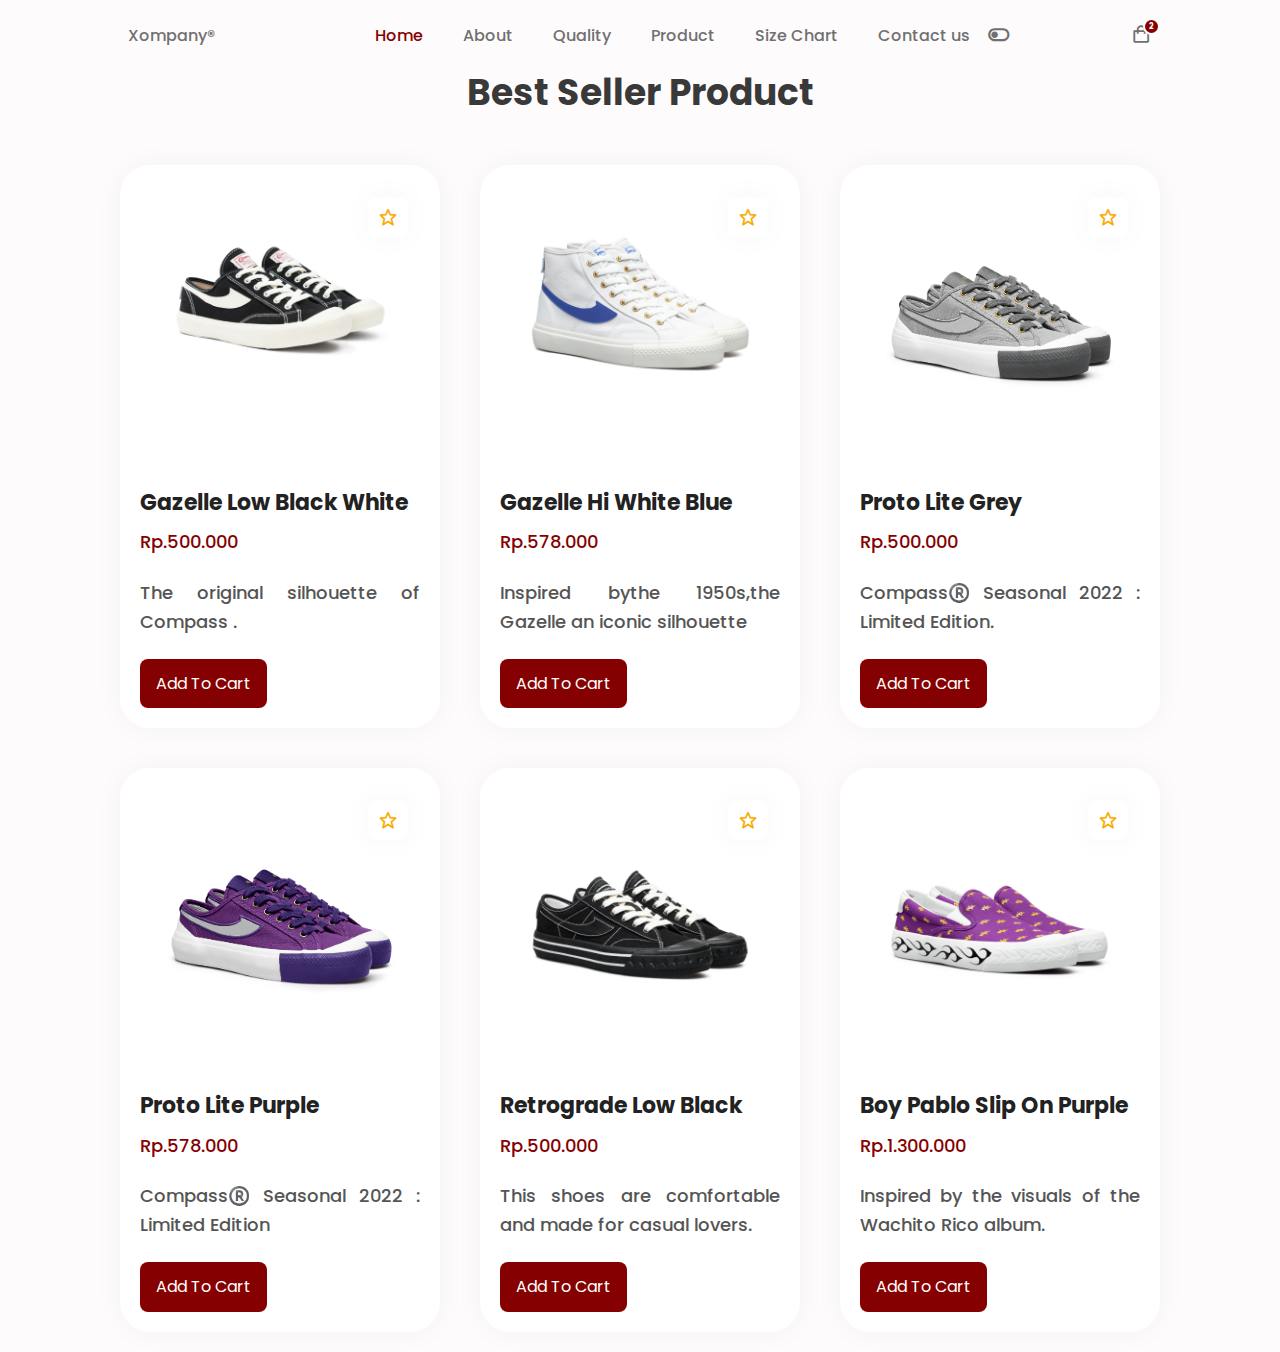
<file: producthalaman.html>
<!DOCTYPE html>
<html lang="en">
<head>
    <meta charset="UTF-8">
    <meta http-equiv="X-UA-Compatible" content="IE=edge">
    <meta name="viewport" content="width=device-width, initial-scale=1.0">
      <!--========== BOX ICONS ==========-->
      <link href='https://cdn.jsdelivr.net/npm/boxicons@2.0.5/css/boxicons.min.css' rel='stylesheet'>

      <!--========== CSS ==========-->
      <link rel="stylesheet" href="assets/css/styles.css">
      
      <!--========== CSS SLICK ==========-->
      <link rel="stylesheet" type="text/css" href="assets/css/slick.css"/>
      <link rel="stylesheet" type="text/css" href="assets/css/slick-theme.css"/>
    <title>Xompany</title>
</head>
<body>
     <!--========== SCROLL TOP ==========-->
     <a href="#" class="scrolltop" id="scroll-top">
        <i class='bx bx-chevron-up scrolltop__icon'></i>
    </a>

    <!--========== HEADER ==========-->
    <header class="l-header" id="header">
        <nav class="nav bd-container">
            <div class="nav__toggle" id="nav-toggle">
                <i class='bx bx-menu'></i>
            </div>

            <a href="index.html" class="nav__logo">Xompany®</a>

            <div class="nav__menu" id="nav-menu">
                <ul class="nav__list">
                    <li class="nav__item"><a href="index.html" class="nav__link active-link">Home</a></li>
                    <li class="nav__item"><a href="index.html" class="nav__link">About</a></li>
                    <li class="nav__item"><a href="index.html" class="nav__link">Quality</a></li>
                    <li class="nav__item"><a href="producthalaman.html" class="nav__link">Product</a></li>
                    <li class="nav__item"><a href="index.html" class="nav__link">Size Chart</a></li>
                    <li class="nav__item"><a href="index.html" class="nav__link">Contact us</a></li>

                    <li><i class='bx bx-toggle-left change-theme' id="theme-button"></i></li>
                </ul>
            </div>                
   
            <div class="nav__shop">
                <a href="#" class="nav__icon">
                    <i class='bx bx-shopping-bag'></i>
                    <span>2</span>
                </a>
                
                <div class="nav__shop-content">
                    
                    <div class="title_shop">
                        <span>Keranjang Belanja</span>
                        <h2 class="section-title"></h2>
                    </div>
            


            
        </nav>
    </header>
    <section class="halaman" id="halaman">
        <span class="section-subtitle">HOT </span>
        <h2 class="section-title">Best Seller Product</h2>
        <div class="halaman__container"></div>
    </div>
    
    
        <div class="container">
        
            <div class="card">
                <div class="card-image">
                    <img src="assets/img/compas.jpg" alt="...">
                    <i class="bx bx-star"></i>
                </div>
                <div class="card-content">
                    <h3>Gazelle Low Black White</h3>
                    <h2>Rp.500.000</h2>
                    <p>The original silhouette of Compass .</p>
                    <a href="product3.html" class="button">Add To Cart</a>
                       
                    
                </div>
            </div> 
            
            <div class="card">
                <div class="card-image">
                    <img src="assets/img/compas2.jpg" alt="...">
                    <i class="bx bx-star"></i>
                </div>
                <div class="card-content">
                    <h3>Gazelle Hi White Blue</h3>
                    <h2>Rp.578.000</h2>
                    <p>Inspired bythe 1950s,the Gazelle an iconic silhouette</p>
                    <a href="gazele.html" class="button">Add To Cart</a>
                </div>
            </div>
        
            <div class="card">
                <div class="card-image">
                    <img src="assets/img/grey.png" alt="...">
                    <i class="bx bx-star"></i>
                </div>
                <div class="card-content">
                    <h3>Proto Lite Grey</h3>
                    <h2>Rp.500.000</h2>
                    <p>Compass®️ Seasonal 2022 : Limited Edition.</p>
                    <a href="Proto.html" class="button">Add To Cart</a>
                </div>
            </div>
        
            <div class="card">
                <div class="card-image">
                    <img src="assets/img/ungu.png" alt="...">
                    <i class="bx bx-star"></i>
                </div>
                <div class="card-content">
                    <h3>Proto Lite Purple</h3>
                    <h2>Rp.578.000</h2>
                    <p>Compass®️ Seasonal 2022 : Limited Edition</p>
                    <a href="protopurple.html" class="button">Add To Cart</a>
                </div>
            </div>
    
            <div class="card">
                <div class="card-image">
                    <img src="assets/img/compas black.jpg" alt="...">
                    <i class="bx bx-star"></i>
                </div>
                <div class="card-content">
                    <h3>Retrograde Low  Black</h3>
                    <h2>Rp.500.000</h2>
                    <p>This shoes are comfortable and made for casual lovers.</p>
                    <a href="black.html" class="button">Add To Cart</a>
                </div>
            </div>

            <div class="card">
                <div class="card-image">
                    <img src="assets/img/compas slip.png" alt="...">
                    <i class="bx bx-star"></i>
                </div>
                <div class="card-content">
                    <h3>Boy Pablo Slip On Purple</h3>
                    <h2>Rp.1.300.000</h2>
                    <p>Inspired by the visuals of the Wachito Rico album.</p>
                    <a href="boy.html" class="button">Add To Cart</a>
                </div>
            </div>
           
               
    </section>
    

</body>
</html>
</file>
<file: assets/css/styles.css>
/*===== GOOGLE FONTS =====*/
@import url("https://fonts.googleapis.com/css2?family=Poppins:wght@400;500;600&display=swap");

/*===== VARIABLES CSS =====*/
:root {
  --header-height: 3rem;

  /*========== Colors ==========*/
  --first-color: #850000;
  --first-color-alt: #021a47;
  --title-color: #393939;
  --text-color: #707070;
  --text-color-light: #A6A6A6;
  --body-color: #fefbfd;
  --container-color: #FFFFFF;

  /*========== Font and typography ==========*/
  --body-font: 'Poppins', sans-serif;
  --biggest-font-size: 2.25rem;
  --h1-font-size: 1.5rem;
  --h2-font-size: 1.25rem;
  --h3-font-size: 1rem;
  --normal-font-size: .938rem;
  --small-font-size: .813rem;
  --smaller-font-size: .75rem;
  --smallest-font-size: .57rem;

  /*========== Font weight ==========*/
  --font-medium: 500;
  --font-semi-bold: 600;

  /*========== Margenes ==========*/
  --mb-1: .5rem;
  --mb-2: 1rem;
  --mb-3: 1.5rem;
  --mb-4: 2rem;
  --mb-5: 2.5rem;
  --mb-6: 3rem;

  /*========== z index ==========*/
  --z-tooltip: 10;
  --z-fixed: 100;
}

@media screen and (min-width: 768px){
  :root{
    --biggest-font-size: 4rem;
    --h1-font-size: 2.25rem;
    --h2-font-size: 1.5rem;
    --h3-font-size: 1.25rem;
    --normal-font-size: 1rem;
    --small-font-size: .875rem;
    --smaller-font-size: .813rem;
  }
}

/*========== BASE ==========*/
*,::before,::after{
  box-sizing: border-box;
}

html{
  scroll-behavior: smooth;
}

/*========== Variables Dark theme ==========*/
body.dark-theme{
  --title-color: #F1F3F2;
  --text-color: #C7D1CC;
  --body-color: #0f0e20;
  --container-color: #21233b;
}

/*========== Button Dark/Light ==========*/
.change-theme{
  position: absolute;
  right: 1.5rem;
  top: 2.2rem;
  display: flex;
  color: var(--text-color);
  font-size: 1.6rem;
  cursor: pointer;
}

body{
  margin: var(--header-height) 0 0 0;
  font-family: var(--body-font);
  font-size: var(--normal-font-size);
  background-color: var(--body-color);
  color: var(--text-color);
  line-height: 1.6;
}

h1,h2,h3,p,ul{
  margin: 0;
}

ul{
  padding: 0;
  list-style: none;
}

a{
  text-decoration: none;
}

img{
  max-width: 100%;
  height: auto;
}


/*========== CLASS CSS ==========*/
.section{
  padding: 4rem 0 2rem;
}

.section-title, .section-subtitle{
  text-align: center;
}

.section-title{
  font-size: var(--h1-font-size);
  color: var(--title-color);
  margin-bottom: var(--mb-3);
}

.section-subtitle{
  display: block;
  color: var(--first-color);
  font-weight: var(--font-medium);
  margin-bottom: var(--mb-1);
}

/*========== LAYOUT ==========*/
.bd-container{
  max-width: 960px;
  width: calc(100% - 2rem);
  margin-left: var(--mb-2);
  margin-right: var(--mb-2);
}

.bd-container-small{
  max-width: 960px;
  width: calc(100% - 2rem);
  margin-left: var(--mb-2);
  margin-right: var(--mb-2);
}

.bd-grid{
  display: grid;
  gap: 1.5rem;
}


.l-header{
  width: 100%;
  position: fixed;
  top: 0;
  left: 0;
  z-index: var(--z-fixed);
  background-color: var(--body-color);
}

/*========== NAV ==========*/
.nav{
  max-width: 1024px;
  height: var(--header-height);
  display: flex;
  justify-content: space-between;
  align-items: center;
}

@media screen and (max-width: 768px){
  .nav__menu{
    position: fixed;
    top: -100%;
    left: 0;
    width: 100%;
    padding: 1.5rem 0 1rem;
    text-align: center;
    background-color: var(--body-color);
    transition: .4s;
    box-shadow: 0 4px 4px rgba(0,0,0,.1);
    border-radius: 0 0 1rem 1rem;
    z-index: var(--z-fixed);
  }
}

.nav__item{
  margin-bottom: var(--mb-2);
}

.nav__link, .nav__logo, .nav__toggle, .nav__icon, .nav__icon{
  color: var(--text-color);
  font-weight: var(--font-medium);
}

.nav__logo:hover{
  color: var(--first-color);
}

.nav__link{
  transition: .3s;
}

.nav__link:hover{
  color: var(--first-color);
}

.nav__toggle, .nav__icon{
  font-size: 1.3rem;
  cursor: pointer;
}

.nav__icon{
  font-size: 1.3rem;
  cursor: pointer;
}

/* Show menu */
.show-menu{
  top: var(--header-height);
}

/* Active menu */
.active-link{
  color: var(--first-color);
}

/* Change background header */
.scroll-header{
  box-shadow: 0 2px 4px rgba(0,0,0,.1);
}


/* Scroll top */
.scrolltop{
  position: fixed;
  right: 1rem;
  bottom: -20%;
  display: flex;
  justify-content: center;
  align-items: center;
  padding: .3rem;
  background: var(--first-color);
  border-radius: .4rem;
  z-index: var(--z-tooltip);
  transition: .4s;
  visibility: hidden;
}

.scrolltop:hover{
  background-color: #1f2e4d;
}

.scrolltop__icon{
  font-size: 1.8rem;
  color: var(--body-color);
}


/* Show scrolltop */
.show-scroll{
  visibility: visible;
  bottom: 1.5rem;
}

/*========== HOME ==========*/
.home__container{
  height: calc(100vh - var(--header-height));
  align-content: center;
}

.home__title{
  font-size: var(--biggest-font-size);
  color: var(--first-color);
  margin-bottom: var(--mb-1);
}

.home__subtitle{
  font-size: var(--h2-font-size);
  color: var(--title-color);
  margin-bottom: var(--mb-4);
}

.home__img{
  width: 300px;
  justify-self: center;
}

/*========== BUTTONS ==========*/
.button{
  display: inline-block;
  background-color: var(--first-color);
  color: #FFF;
  padding: .75rem 1rem;
  border-radius: .5rem;
  transition: .3s;
}

.button:hover{
  background-color: var(--first-color-alt);
}

/*========== SLIDESHOW ==========*/
* {box-sizing:border-box}

/* Slideshow container */
.slideshow-container {
  max-width: 1000px;
  height: auto;
  position: relative;
  margin: auto;
}

/* Hide the images by default */
.mySlides {
  display: none;
}

/* Next & previous buttons */
.prev, .next {
  cursor: pointer;
  position: absolute;
  top: 75%;
  width: auto;
  margin-top: -22px;
  padding: 16px;
  color: var(--first-color);
  font-weight: bold;
  font-size: 13px;
  transition: 0.6s ease;
  border-radius: 0 3px 3px 0;
  user-select: none;
}

/* Position the "next button" to the right */
.next {
  right: 0;
  border-radius: 3px 0 0 3px;
}

/* On hover, add a black background color with a little bit see-through */
.prev:hover, .next:hover {
  background-color:var(--first-color);
  color: white;
}

/* Number text (1/3 etc) */
.numbertext {
  color: #f2f2f2;
  font-size: 12px;
  padding: 8px 12px;
  position: absolute;
  top: 0;
}

/* The dots/bullets/indicators */


.dots {
  cursor: pointer;
  height: 8px;
  width: 8px;
  margin: 0 2px;
  background-color: #bbb;
  border-radius: 50%;
  display: inline-block;
  transition: background-color 0.6s ease;
}

.active, .dots:hover {
  background-color: #717171;
}

/* Fading animation */
.fade {
  -webkit-animation-name: fade;
  -webkit-animation-duration: 1.5s;
  animation-name: fade;
  animation-duration: 1.5s;
}

@-webkit-keyframes fade {
  from {opacity: .4}
  to {opacity: 1}
}

@keyframes fade {
  from {opacity: .4}
  to {opacity: 1}
}


/*========== ABOUT ==========*/
.about__data{
  text-align: center;
}

.about__description{
  margin-bottom: var(--mb-3);
}

.about__img{
  width: 280px;
  border-radius: .5rem;
  justify-self: center;
}

/*========== DETAIL ==========*/
.detail__data{
  text-align: initial;
}

.detail__description{
  margin-bottom: var(--mb-3); 
}

.detail__description b{
  font-weight: var(--font-semi-bold);
}

.detail__img{
 min-width: 7rem;
}

.product-pic-zoom {
  margin-bottom: 10px;
  position: relative;
  z-index: 1;
}

.product-pic-zoom img {
  width: auto;
  border-radius: .5rem;
  justify-self: center;
}

.product-thumbs{
  margin-left: 1.5rem;
  margin-right: 1.5rem;
}

.product-thumbs .pt {
  cursor: pointer;
  position: relative;
  border-radius: .2rem;
}

.product-thumbs .pt img {
  border-radius: .2rem;
}

.product-thumbs .pt.active:after {
  position: absolute;
  content: "";
  width: 100%;
  height: 100%;
  left: 0;
  top: 0;
  border: 1px solid var(--text-color);
  z-index: 1;
  border-radius: .2rem;
}

.price_detail b {
  font-size: var(--h3-font-size);
  color: var(--title-color);
  margin-bottom: var(--mb-3);
}


/*========== SERVICES ==========*/
.services__container{
  row-gap: 2.5rem;
  grid-template-columns: repeat(auto-fit, minmax(220px, 1fr));
}

.services__content{
  text-align: center;
}

.services__img{
  width: 170px;
  border-radius: .4rem;
  margin-bottom: var(--mb-2);
}

.services__title{
  font-size: var(--h3-font-size);
  color: var(--title-color);
  margin-bottom: var(--mb-1);
}

.services__description{
  padding: 0 1.5rem;
}
/*========HALALAMAN========*/
.halaman{
  height: calc(100vh - var(--header-height));
  align-content: center;

}
.container {
  display: flex;
}
.card {
  width: min-content;
  padding: 20px;
  margin: 0 20px;
  background: #fff;
  border-radius: 30px;
  box-shadow: 0 0 30px rgba(0, 0, 0, .04);
  transition: .4s ease;
}

.card:hover {
  transform: scale(1.05);
}

.card .card-image {
  position: relative;
  width: 280px;
  height: 280px;
  padding: 0 20px;
  text-align: center;
  background: #fff;
  border-radius: 12px;
}

.card .card-image img {
  width: 100%;
  transition: .4s ease;
}

.card:hover .card-image img {
  transform: scale(1.02)
             rotate(-3deg)
             translateX(-5px);
}

.card .card-image .bx-star {
  cursor: pointer;
  position: absolute;
  top: 12px;
  right: 12px;
  padding: 10px;
  font-size: 20px;
  color: #f7ae04;
  background: #fff;
  border-radius: 8px;
  box-shadow: 0 0 30px rgba(0, 0, 0, .04);
}

.card .card-content h3 {
  color: #222;
  font-size: 22px;
  margin-top: 20px;
}

.card .card-content p {
  color: #555;
  font-size: 18px;
  font-weight: 500;
  margin: 8px 0 22px;
  text-align: justify;
}
.card .card-content h2 {
  color: #850000;
  font-size: 18px;
  font-weight: 500;
  margin: 8px 0 22px;
  text-align: justify;
}

.card .card-content button {
  cursor: pointer;
  color: #fff;
  width: 100%;
  height: 50px;
  font-size: 22px;
  font-weight: 600;
  border-radius: 12px;
  background: linear-gradient(
      45deg, #fabd14, #eb9616
  );
}

@media (max-width: 1280px) {
  body {
      height: unset;
      padding: 30px 0;
  }

  .container {
      flex-wrap: wrap;
      justify-content: center;
  }

  .container .card {
      margin: 20px;
  }
}

/*========== PRODUCTS ==========*/
.products__container{
  grid-template-columns: repeat(2, 1fr);
  justify-content: center;
  
}

.products__content{
  position: relative;
  display: flex;
  flex-direction: column;
  background-color: var(--container-color);
  border-radius: .5rem;
  box-shadow: 0 2px 4px rgba(3, 31, 74, 0.15);

  padding: .75rem .75rem 3rem .75rem; 

}

.products__content:hover{
  
  background-color: rgba(201, 196, 196, 0.3);
  transition: .3s;
  
}

.products__img{
  width: 200px;
  display: block;
  margin-left: auto;
  margin-right: auto;
  margin-bottom: var(--mb-2);
  filter: drop-shadow(0 5px 2px rgba(80, 79, 79, 0.2));
}

.products__name, .products__preci{
  font-weight: var(--font-semi-bold);
  color: var(--title-color);
}

.products__name{
  font-size: var(--normal-font-size);
}

.products__detail, .products__preci{
  font-size: var(--small-font-size);
}
.products__preci{
  margin-bottom: var(--mb-4);
}

.products__detail{
  margin-bottom: var(--mb-1);
}

.products__button{
  position: absolute;
  bottom: 0;
  right: 0;
  display: flex;
  padding: .625rem .813rem;
  border-radius: .5rem 0 .5rem 0;
}

.products__button_detail{
  font-size: var(--smallest-font-size);
  position: absolute;
  bottom: 0;
  left: 0;
  display: flex;  
  padding: .625rem .813rem;
  border-radius: 0 .5rem 0 .5rem;
}


/*========== SLICK ==========*/
.slick_two
{
  width: 90%;
  margin: auto;
}

/*========== SIZE CHART ==========*/
.size__data{
  text-align: center;
}

.size__description{
  margin-bottom: var(--mb-5);
}

.size__img{
  width: 230px;
  justify-self: center;
}

/*========== CONTACT ==========*/
.contact__container{
  text-align: center;
}

.contact__description{
  margin-bottom: var(--mb-3);
}

/*========== FOOTER ==========*/
.footer__container{
  grid-template-columns: repeat(auto-fit, minmax(220px, 1fr));
  row-gap: 2rem;
}

.footer__logo{
  font-size: var(--h3-font-size);
  color: var(--first-color);
  font-weight: var(--font-semi-bold);
}

.footer__description{
  display: block;
  font-size: var(--small-font-size);
  margin: .25rem 0 var(--mb-3);
}

.footer__social{
  font-size: 1.5rem;
  color: var(--title-color);
  margin-right: var(--mb-2);
}

.footer__title{
  font-size: var(--h2-font-size);
  color: var(--title-color);
  margin-bottom: var(--mb-2);
}

.footer__link{
  display: inline-block;
  color: var(--text-color);
  margin-bottom: var(--mb-1);
}

.footer__link:hover{
  color: var(--first-color);
}

.footer__copy{
  text-align: center;
  font-size: var(--small-font-size);
  color: var(--text-color-light);
  margin-top: 3.5rem;
}

/*========== NAV SHOP ==========*/
/* The container <div> - needed to position the dropdown content */
.nav__shop {
  position: relative;
  display: inline-block;
}

/* Untuk lingkaran diatas icon */
.nav__shop a span {
  position: absolute;
  right: -8px;
  top: -1px;
  height: 17px;
  width: 17px;
  background: var(--first-color);
  color: var(--body-color);
  border-radius: 50%;
  font-size: 8px;
  font-weight: 700;
  text-align: center;
  line-height: 13px;
  border: 2px solid var(--body-color);
}

.nav__icon:hover{
  color: var(--first-color);
}

/* Dropdown Content (Hidden by Default) */
.nav__shop-content {
  display: none;
  position: absolute;
  right: 0;
  min-width: 100px;
  background: var(--container-color);
  box-shadow: 1px 2px 3px 0px rgba(0,0,0,0.10);
  border-radius: 6px;
  z-index: var(--z-fixed);
  float:right;
  padding: 20px;
}

.title_shop {
  border-bottom: 1px solid rgba(201, 196, 196, 0.3);
  padding-bottom: 35px;
}

.title_shop span {
  float: left;
  color: var(--text-color);
  font-size: var(--smallest-font-size); /* ======= */
  font-weight: var(--font-medium);
}
 
.item {
  padding: 15px 0 15px 0;
  display: flex;
  border-bottom:  1px solid rgba(201, 196, 196, 0.3);
}

.image_cart {
  width: 50px;
  height: 50px;
  border-radius: 6px;

  position: relative;
  padding: 4% .4% 4% .4%;
  background-color: rgba(201, 196, 196, 0.3);
  border-radius: .2rem;
  overflow: hidden;
  display: flex;
  justify-content: center;
}

.image_c {
  width: 40px;

}

.description {
  padding-top: 10px;
  margin-left: 20px;
  margin-right: 20px;
  width: 56px;
}
 
.description span {
  display: block;
  font-size: var(--smallest-font-size);
  color: var(--title-color);
  font-weight: var(--font-semi-bold);
}
 
.description span:first-child {
  margin-bottom: 5px;
}
.description span:last-child {
  font-weight: var(--font-medium);
  margin-top: 0.3px;
  color: var(--text-color);
}

.total-price {
  width: 110px;
  padding: 15px;
  text-align: center;
  font-size: var(--smallest-font-size);
  color: var(--title-color);
  font-weight: var(--font-semi-bold);
}

.delete-item {
  padding: 15px 0 15px 15px;
  vertical-align: baseline;
  text-align: center;
  font-size: var(--font-medium);
  color: var(--title-color);
  border-radius: .2rem;
}

.delete-item:hover {
  color: var(--first-color);
}

.total-all {
  padding: 15px 44px 35px 0;
}

.total-all span:first-child {
  float: left;
  color: var(--text-color);
  font-size: var(--smallest-font-size);
  font-weight: var(--font-medium);
}

.total-all span:last-child {
  float: right;
  font-size: var(--smallest-font-size);
  color: var(--title-color);
  font-weight: var(--font-semi-bold);
  padding-right: 12%;
}

.button-top{
  color: var(--text-color);
  display: inline-block;
  background-color: rgba(201, 196, 196, 0.3);
  padding: .75rem 1rem;
  border-radius: .2rem;
  transition: .3s;
}

.button-top:hover{
  color: var(--body-color);
  background-color: var(--text-color-light);
}

.button-top2{
  color: #FFF;
  display: inline-block;
  background-color: var(--first-color);
  padding: .75rem 1rem;
  border-radius: .2rem;
  transition: .3s;
}

.button-top2:hover{
  background-color: var(--first-color-alt);
}

.btn-viewcard{
  text-align: center;
  font-size: var(--smallest-font-size);
}

.btn-checkout{
  padding-top: .5rem;
  text-align: center;
  font-size: var(--smallest-font-size);
}

/* Links inside the dropdown */
.nav__shop-content a {
  padding: 12px 16px;
  text-decoration: none;
  display: block;
}

/* Show the dropdown menu on hover */
.nav__shop:hover .nav__shop-content {display: block;}



/*--========== Breadcrumb Pagination ==========--*/
.breadcrumb-pagination{
  border-bottom:  1px solid rgba(201, 196, 196, 0.3);
}

.breadcrumb {
  padding: 5px 5px;
  list-style: none;  
}
.breadcrumb li {
  display: inline;
  font-size: var(--small-font-size);
}
.breadcrumb li+li:before {
  padding: 8px;
  color: var(--text-color);
  content: "/\00a0";
}
.breadcrumb li a {
  color: var(--first-color);
  text-decoration: none;
}
.breadcrumb li a:hover {
  color: var(--first-color-alt);
}

/*========== SIZE-DETAIL ==========*/
.size_detail-container{
  padding: 10px 0;
  margin-bottom: 10px;
}

.sizes_detail{
  padding: 8px 0;
  display: flex;
  align-items: center;
  flex-wrap: wrap; /*Agar bisa turun ke bawah*/
}

.size_detail{
  width: 40px;
  height: 40px;
  border-radius: 6px;
  background-color: var(--container-color);
  box-shadow: 0 2px 4px rgba(3, 31, 74, 0.15);
  margin-right: 5px;
  margin-bottom: 5px;
  text-align: center;
  line-height: 40px;
  font-size: var(--smaller-font-size);
  cursor: pointer;
  transition: .3s;
  float: left; 
}

.size_detail:hover{
  background-color: rgba(201, 196, 196, 0.3);
  transition: .3s;
}

.size_detail.active{
  background-color: var(--first-color);
  color: #fff;
  transition: .5s;
}


/*========== SHOPPING CART ==========*/

.cart-table {
  margin-bottom: 40px;
}

.cart-table table {
  width: 100%;
  border: 1px solid rgba(201, 196, 196, 0.3);
  background: var(--container-color);
  border-radius: 0.4rem;
}

.cart-table table tr th {
  font-size: var(--smaller-font-size);
  color: var(--text-color);
  font-weight: var(--font-semi-bold);
  border-bottom: 1px solid rgba(201, 196, 196, 0.3);
  text-align: center;
  padding: 18px 0 19px;
}

.cart-table table tr th.p-name {
  text-align: left;
}

.cart-table table tr td {
  text-align: center;
  padding-top: 15px;
  padding-bottom: 15px;
}

.cart-table table tr td.cart-pic {
  width: 25%;
  padding-left: 25px;
  padding-right: 20px;
}

.cart-table table tr td.cart-title {
  text-align: left;
}

.cart-table table tr td.cart-title {
  color: var(--text-color);
  font-size: var(--smaller-font-size);
}

.cart-table table tr td.p-price{
  width: 20%;
}

.cart-table table tr td.p-size {
  width: 15%;
}


.cart-table table tr td.delete-item-sc a{
  font-size: var(--font-medium);
  color: var(--title-color);
}

.cart-table table tr td.delete-item-sc a:hover {
  color: var(--first-color);
}

.cart-table table tr td.p-price, .cart-table table tr td.p-size{
  color: var(--text-color);
  font-size: var(--smaller-font-size);
}




/*========== CHECKOUT ==========*/

.proceed-checkout ul {
  border: 1px solid rgba(201, 196, 196, 0.3);
  background: var(--container-color);
  padding-left: 25px;
  padding-right: 25px;
  padding-top: 10px;
  padding-bottom: 22px;
  border-radius: 0.4rem 0.4rem 0 0;
}

.proceed-checkout ul li {
  list-style: none;
  font-size: var(--smaller-font-size);
  color: var(--text-color);
  text-transform: uppercase;
  overflow: hidden;
  
}

.proceed-checkout ul li.subtotal {
  text-transform: capitalize;
  border-bottom: 1px solid rgba(201, 196, 196, 0.3);
  padding-top: 14px;
  padding-bottom: 14px;
}

.proceed-checkout ul li.subtotal-btm {
  text-transform: capitalize;
  padding-top: 14px;
}

.proceed-checkout ul li.subtotal span, .proceed-checkout ul li.subtotal-btm span {
  font-weight: var(--font-semi-bold);
}

.proceed-checkout ul li span {
  float: right;
}

.proceed-checkout .proceed-btn {
  font-size: var(--smaller-font-size);
  color: #FFF;
  background: var(--first-color);
  text-transform: uppercase;
  padding: 15px 25px 14px 25px;
  display: block;
  text-align: center;
  border: 1px solid rgba(201, 196, 196, 0.3);
  border-radius: 0 0 0.4rem 0.4rem;
}

.proceed-checkout .proceed-btn:hover {
  background: var(--first-color-alt);
}


/*========== INPUT BIODATA ==========*/

input, select, textarea {
  width: 100%;
  padding: 12px 20px;
  margin: 8px 0;
  display: inline-block;
  border: 1px solid #ccc;
  border-radius: 4px;
  box-sizing: border-box;
}

.form-group{
  padding-top: var(--mb-1);
  font-size: var(--small-font-size);
}

.mb-4{
  font-size: var(--h3-font-size);
  color: var(--title-color);
  margin-bottom: var(--mb-1);
}







/* Center the loader */
#loader {
  position: absolute;
  left: 50%;
  top: 50%;
  z-index: 1;
  width: 70px;
  height: 70px;
  margin: -76px 0 0 -76px;
  border: 8px solid #f3f3f3;
  border-radius: 50%;
  border-top: 8px solid var(--first-color);
  -webkit-animation: spin 2s linear infinite;
  animation: spin 2s linear infinite;
}

@-webkit-keyframes spin {
  0% { -webkit-transform: rotate(0deg); }
  100% { -webkit-transform: rotate(360deg); }
}

@keyframes spin {
  0% { transform: rotate(0deg); }
  100% { transform: rotate(360deg); }
}

/* Add animation to "page content" */
.animate-bottom {
  position: relative;
  -webkit-animation-name: animatebottom;
  -webkit-animation-duration: 1s;
  animation-name: animatebottom;
  animation-duration: 1s;
  padding-top: 7rem;
}

@-webkit-keyframes animatebottom {
  from { bottom:-100px; opacity:0 } 
  to { bottom:0px; opacity:1 }
}

@keyframes animatebottom { 
  from{ bottom:-100px; opacity:0 } 
  to{ bottom:0; opacity:1 }
}

#myDiv {
  display: none;
  text-align: center;
}



/*========== MEDIA QUERIES ==========*/
@media screen and (min-width: 576px){
  .home__container,
  .about__container,
  .size__container{
    grid-template-columns: repeat(2,1fr);
    align-items: center;
  }

  .cart-table table {
    min-width: 545px;
  }

  .detail__container{
    grid-template-columns: repeat(2,1fr);
    align-items: flex-start;
  }

  .prev, .next {
    top: 50%;
  }

  .home {
    margin-left: var(--mb-4);
    margin-right: var(--mb-4);
  }

  .about__data, .about__initial,
  .detail__data, .detail__initial,
  .size__data, .size__initial,
  .contact__container, .contact__initial{
    text-align: initial;
  }

   .about__img, .detail__img, .size__img{
    width: 380px;
    order: -1;
  }

  .contact__container{
    grid-template-columns: 1.75fr 1fr;
    align-items: center;
  }

  .contact__button{
    justify-self: center;
  }

  .backhome__button{
    justify-self: center;
  }

  .title_shop span {
    font-size: var(--smaller-font-size);
  }

  .total-price {
    width: 110px;
    font-size: var(--smaller-font-size);
  }

  .description span {
    font-size: var(--smaller-font-size);
  }

  .description span:last-child {
    font-size: var(--smallest-font-size);
  }

  .description {
    width: 100px;
  }

  .total-all {
    padding-right: 30px;
  }

  .total-all span:first-child {
    font-size: var(--smaller-font-size);
  }
  
  .total-all span:last-child {
    font-size: var(--smaller-font-size);
  }
    
  .btn-viewcard{
    font-size: var(--smaller-font-size);
  }
  
  .btn-checkout{
    font-size: var(--smaller-font-size);
  }
}

@media screen and (min-width: 768px){
  .cart__container{
    grid-template-columns: repeat(2,1fr);
    align-items: flex-start;
  }

  body{
    margin: 0;
  }

  .section{
    padding-top: 8rem;
  }

  .nav{
    height: calc(var(--header-height) + 1.5rem);
  }

  .nav__list{
    display: flex;
  }

  .nav__item{
    margin-left: var(--mb-5);
    margin-bottom: 0;
  }

  .nav__toggle{
    display: none;
  }

  .change-theme{
    position: initial;
    margin-left: var(--mb-2);
  }

  .home__container{
    height: 100vh;
    justify-items: center;
  }

  .services__container,
  .products__container{
    margin-top: var(--mb-6);
  }
}

@media screen and (min-width: 960px){


  .bd-container{
    margin-left: auto;
    margin-right: auto;
  }

  .home__img{
    width: 500px;
  }

  .about__container,
  .app__container{
    column-gap: 7rem;
  }

  .detail__container, 
  .cart__container{
    column-gap: 2rem;
  }

  .product-thumbs{
    margin-left: 0;
    margin-right: 0;
  }
}


/* For tall screens on mobiles y desktop*/
@media screen and (min-height: 721px) {
  .home__container {
      height: 640px;
  }
}
</file>
